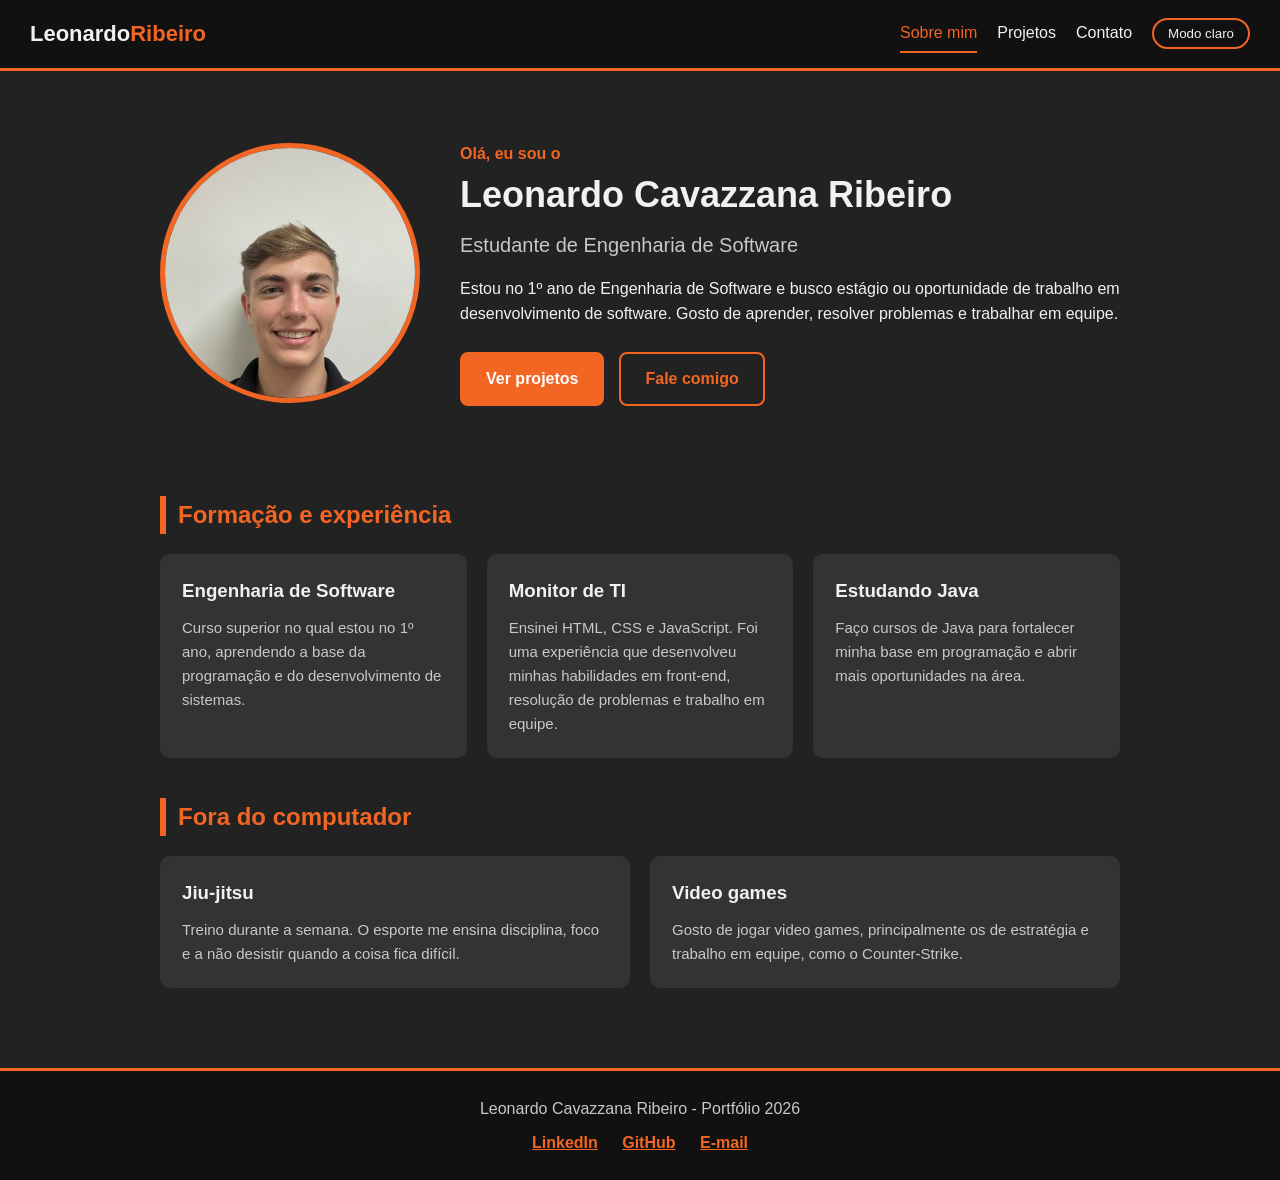
<file: index.html>
<!DOCTYPE html>
<html lang="pt-br">
<head>
    <meta charset="UTF-8">
    <meta name="viewport" content="width=device-width, initial-scale=1.0">
    <meta name="description" content="Portfólio de Leonardo Cavazzana Ribeiro, estudante de Engenharia de Software.">
    <title>Leonardo Ribeiro | Portfólio</title>
    <link rel="stylesheet" href="style.css">
    <script src="script.js" defer></script>
</head>

<body>

    <header class="cabecalho">
        <a class="logo" href="index.html">Leonardo<span>Ribeiro</span></a>
        <nav class="menu">
            <a class="ativo" href="index.html">Sobre mim</a>
            <a href="projetos.html">Projetos</a>
            <a href="contato.html">Contato</a>
            <button type="button" id="botao-tema" class="botao-tema">Modo claro</button>
        </nav>
    </header>

    <main>
        <section class="apresentacao">
            <figure class="foto-perfil">
                <img src="foto.jpeg" alt="Foto de Leonardo Cavazzana Ribeiro sorrindo">
            </figure>

            <div class="apresentacao-texto">
                <p class="subtitulo">Olá, eu sou o</p>
                <h1>Leonardo Cavazzana Ribeiro</h1>
                <p class="cargo">Estudante de Engenharia de Software</p>
                <p>
                    Estou no 1º ano de Engenharia de Software e busco estágio ou oportunidade
                    de trabalho em desenvolvimento de software. Gosto de aprender, resolver
                    problemas e trabalhar em equipe.
                </p>
                <div class="botoes">
                    <a class="botao" href="projetos.html">Ver projetos</a>
                    <a class="botao botao-secundario" href="contato.html">Fale comigo</a>
                </div>
            </div>
        </section>

        <section class="secao">
            <h2>Formação e experiência</h2>
            <div class="grade">
                <article class="card">
                    <h3>Engenharia de Software</h3>
                    <p>Curso superior no qual estou no 1º ano, aprendendo a base da programação e do desenvolvimento de sistemas.</p>
                </article>

                <article class="card">
                    <h3>Monitor de TI</h3>
                    <p>Ensinei HTML, CSS e JavaScript. Foi uma experiência que desenvolveu minhas habilidades em front-end, resolução de problemas e trabalho em equipe.</p>
                </article>

                <article class="card">
                    <h3>Estudando Java</h3>
                    <p>Faço cursos de Java para fortalecer minha base em programação e abrir mais oportunidades na área.</p>
                </article>
            </div>
        </section>

        <section class="secao">
            <h2>Fora do computador</h2>
            <div class="grade grade-dois">
                <article class="card">
                    <h3>Jiu-jitsu</h3>
                    <p>Treino durante a semana. O esporte me ensina disciplina, foco e a não desistir quando a coisa fica difícil.</p>
                </article>

                <article class="card">
                    <h3>Video games</h3>
                    <p>Gosto de jogar video games, principalmente os de estratégia e trabalho em equipe, como o Counter-Strike.</p>
                </article>
            </div>
        </section>
    </main>

    <footer class="rodape">
        <p>Leonardo Cavazzana Ribeiro - Portfólio 2026</p>
        <p class="links-rodape">
            <a href="https://www.linkedin.com/in/leonardocavazzana/" target="_blank" rel="noopener">LinkedIn</a>
            <a href="https://github.com/leonardoribeiro-prog" target="_blank" rel="noopener">GitHub</a>
            <a href="https://mail.google.com/mail/?view=cm&to=leonardo.ribeiro@edu.unifil.br" target="_blank" rel="noopener">E-mail</a>
        </p>
    </footer>

</body>
</html>
</file>
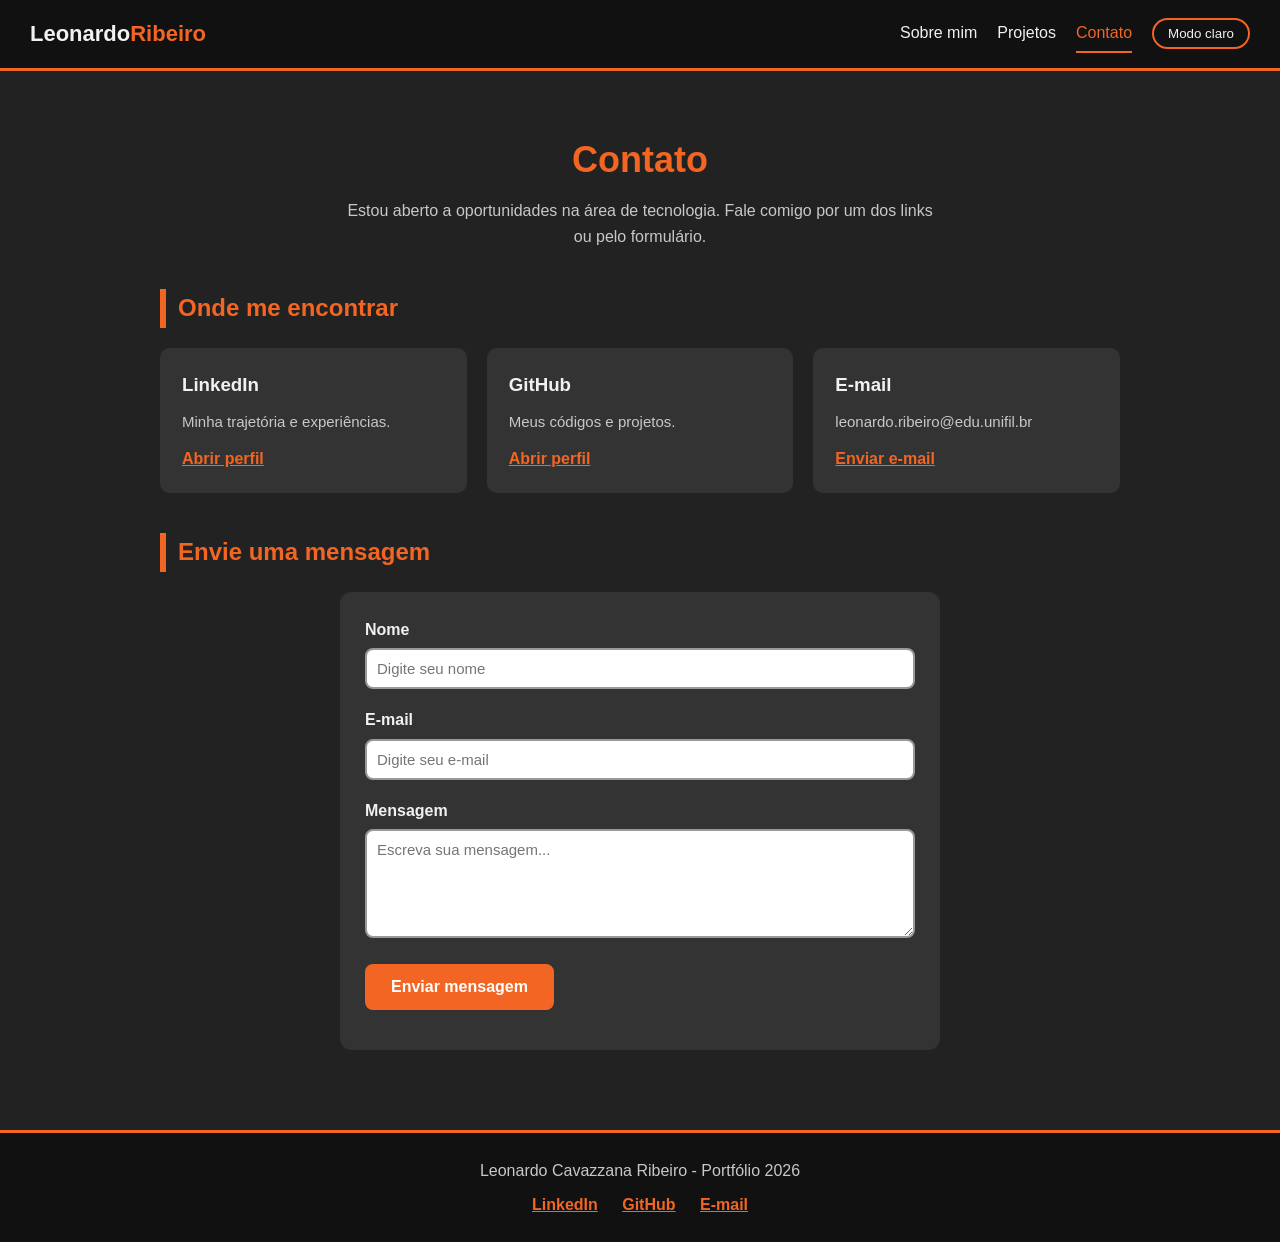
<file: contato.html>
<!DOCTYPE html>
<html lang="pt-br">
<head>
    <meta charset="UTF-8">
    <meta name="viewport" content="width=device-width, initial-scale=1.0">
    <meta name="description" content="Entre em contato com Leonardo Cavazzana Ribeiro.">
    <title>Contato | Leonardo Ribeiro</title>
    <link rel="stylesheet" href="style.css">
    <script src="script.js" defer></script>
</head>

<body>

    <header class="cabecalho">
        <a class="logo" href="index.html">Leonardo<span>Ribeiro</span></a>
        <nav class="menu">
            <a href="index.html">Sobre mim</a>
            <a href="projetos.html">Projetos</a>
            <a class="ativo" href="contato.html">Contato</a>
            <button type="button" id="botao-tema" class="botao-tema">Modo claro</button>
        </nav>
    </header>

    <main>
        <section class="secao titulo-pagina">
            <h1>Contato</h1>
            <p>Estou aberto a oportunidades na área de tecnologia. Fale comigo por um dos links ou pelo formulário.</p>
        </section>

        <section class="secao">
            <h2>Onde me encontrar</h2>
            <div class="grade">
                <article class="card card-link">
                    <h3>LinkedIn</h3>
                    <p>Minha trajetória e experiências.</p>
                    <a href="https://www.linkedin.com/in/leonardocavazzana/" target="_blank" rel="noopener">Abrir perfil</a>
                </article>

                <article class="card card-link">
                    <h3>GitHub</h3>
                    <p>Meus códigos e projetos.</p>
                    <a href="https://github.com/leonardoribeiro-prog" target="_blank" rel="noopener">Abrir perfil</a>
                </article>

                <article class="card card-link">
                    <h3>E-mail</h3>
                    <p>leonardo.ribeiro@edu.unifil.br</p>
                    <a href="https://mail.google.com/mail/?view=cm&to=leonardo.ribeiro@edu.unifil.br" target="_blank" rel="noopener">Enviar e-mail</a>
                </article>
            </div>
        </section>

        <section class="secao">
            <h2>Envie uma mensagem</h2>
            <form id="formulario-contato" class="formulario" action="#" method="post" novalidate>
                <div class="campo">
                    <label for="nome">Nome</label>
                    <input type="text" id="nome" name="nome" placeholder="Digite seu nome">
                </div>

                <div class="campo">
                    <label for="email">E-mail</label>
                    <input type="email" id="email" name="email" placeholder="Digite seu e-mail">
                </div>

                <div class="campo">
                    <label for="mensagem">Mensagem</label>
                    <textarea id="mensagem" name="mensagem" rows="5" placeholder="Escreva sua mensagem..."></textarea>
                </div>

                <button type="submit" class="botao">Enviar mensagem</button>
                <p id="resposta-formulario" class="resposta"></p>
            </form>
        </section>
    </main>

    <footer class="rodape">
        <p>Leonardo Cavazzana Ribeiro - Portfólio 2026</p>
        <p class="links-rodape">
            <a href="https://www.linkedin.com/in/leonardocavazzana/" target="_blank" rel="noopener">LinkedIn</a>
            <a href="https://github.com/leonardoribeiro-prog" target="_blank" rel="noopener">GitHub</a>
            <a href="https://mail.google.com/mail/?view=cm&to=leonardo.ribeiro@edu.unifil.br" target="_blank" rel="noopener">E-mail</a>
        </p>
    </footer>

</body>
</html>
</file>
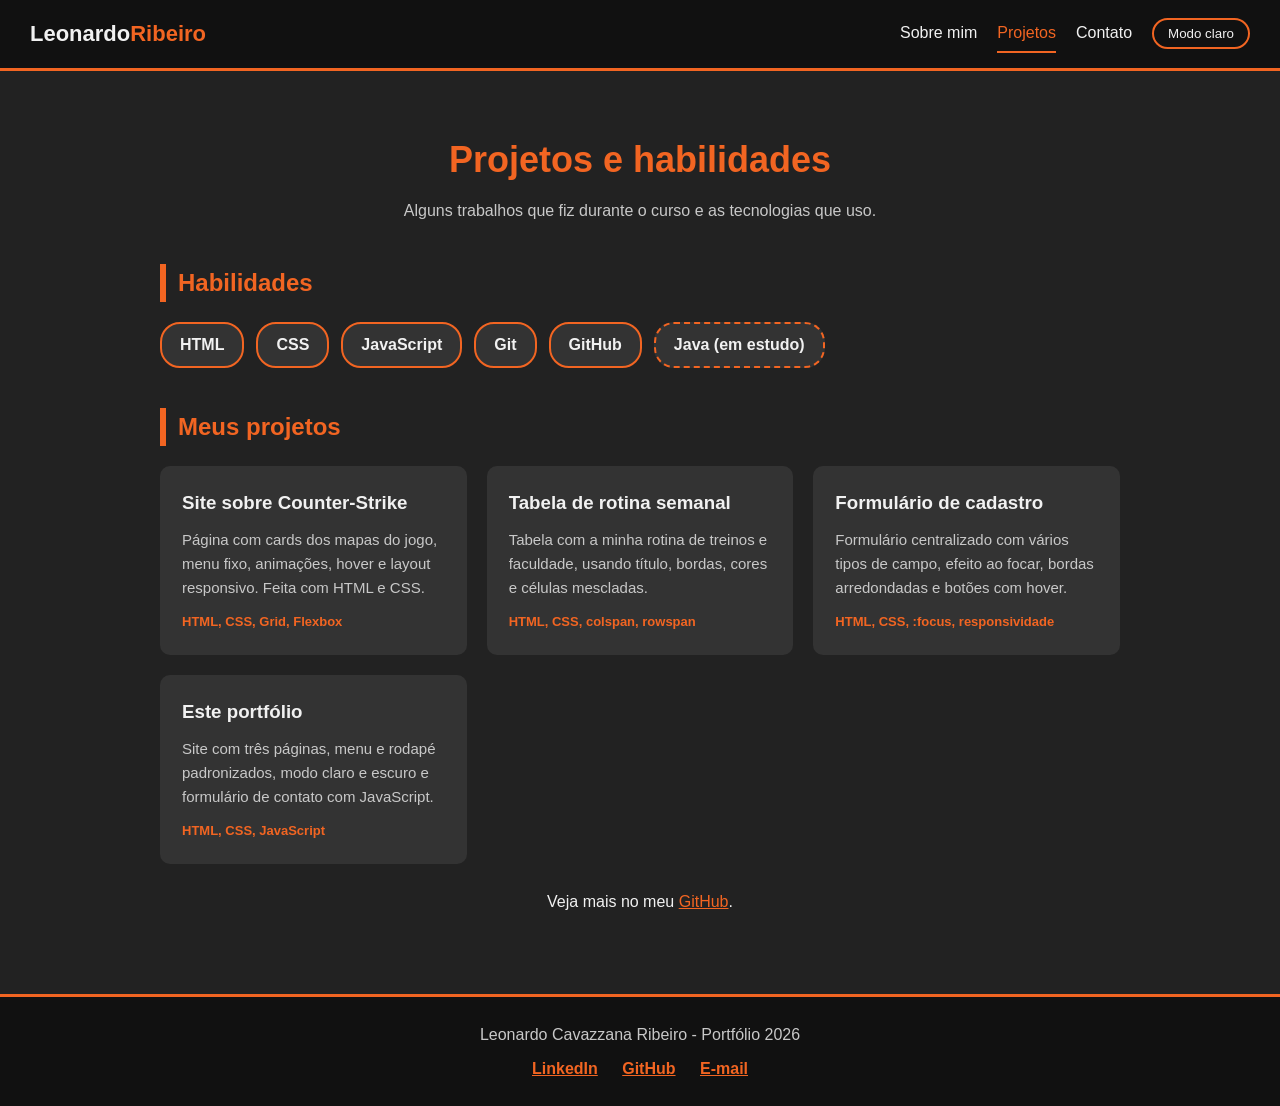
<file: projetos.html>
<!DOCTYPE html>
<html lang="pt-br">
<head>
    <meta charset="UTF-8">
    <meta name="viewport" content="width=device-width, initial-scale=1.0">
    <meta name="description" content="Projetos e habilidades de Leonardo Cavazzana Ribeiro.">
    <title>Projetos | Leonardo Ribeiro</title>
    <link rel="stylesheet" href="style.css">
    <script src="script.js" defer></script>
</head>

<body>

    <header class="cabecalho">
        <a class="logo" href="index.html">Leonardo<span>Ribeiro</span></a>
        <nav class="menu">
            <a href="index.html">Sobre mim</a>
            <a class="ativo" href="projetos.html">Projetos</a>
            <a href="contato.html">Contato</a>
            <button type="button" id="botao-tema" class="botao-tema">Modo claro</button>
        </nav>
    </header>

    <main>
        <section class="secao titulo-pagina">
            <h1>Projetos e habilidades</h1>
            <p>Alguns trabalhos que fiz durante o curso e as tecnologias que uso.</p>
        </section>

        <section class="secao">
            <h2>Habilidades</h2>
            <ul class="habilidades">
                <li>HTML</li>
                <li>CSS</li>
                <li>JavaScript</li>
                <li>Git</li>
                <li>GitHub</li>
                <li class="em-estudo">Java (em estudo)</li>
            </ul>
        </section>

        <section class="secao">
            <h2>Meus projetos</h2>
            <div class="grade">
                <article class="card">
                    <h3>Site sobre Counter-Strike</h3>
                    <p>Página com cards dos mapas do jogo, menu fixo, animações, hover e layout responsivo. Feita com HTML e CSS.</p>
                    <p class="tecnologias">HTML, CSS, Grid, Flexbox</p>
                </article>

                <article class="card">
                    <h3>Tabela de rotina semanal</h3>
                    <p>Tabela com a minha rotina de treinos e faculdade, usando título, bordas, cores e células mescladas.</p>
                    <p class="tecnologias">HTML, CSS, colspan, rowspan</p>
                </article>

                <article class="card">
                    <h3>Formulário de cadastro</h3>
                    <p>Formulário centralizado com vários tipos de campo, efeito ao focar, bordas arredondadas e botões com hover.</p>
                    <p class="tecnologias">HTML, CSS, :focus, responsividade</p>
                </article>

                <article class="card">
                    <h3>Este portfólio</h3>
                    <p>Site com três páginas, menu e rodapé padronizados, modo claro e escuro e formulário de contato com JavaScript.</p>
                    <p class="tecnologias">HTML, CSS, JavaScript</p>
                </article>
            </div>

            <p class="chamada">
                Veja mais no meu
                <a href="https://github.com/leonardoribeiro-prog" target="_blank" rel="noopener">GitHub</a>.
            </p>
        </section>
    </main>

    <footer class="rodape">
        <p>Leonardo Cavazzana Ribeiro - Portfólio 2026</p>
        <p class="links-rodape">
            <a href="https://www.linkedin.com/in/leonardocavazzana/" target="_blank" rel="noopener">LinkedIn</a>
            <a href="https://github.com/leonardoribeiro-prog" target="_blank" rel="noopener">GitHub</a>
            <a href="https://mail.google.com/mail/?view=cm&to=leonardo.ribeiro@edu.unifil.br" target="_blank" rel="noopener">E-mail</a>
        </p>
    </footer>

</body>
</html>
</file>
<file: style.css>
* {
    margin: 0;
    padding: 0;
    box-sizing: border-box;
}

:root {
    --cor-fundo: #222;
    --cor-card: #333;
    --cor-texto: #f1f1f1;
    --cor-texto-suave: #c8c8c8;
    --cor-destaque: #f26522;
    --cor-cabecalho: #111;
}

body.tema-claro {
    --cor-fundo: #f4f4f4;
    --cor-card: #ffffff;
    --cor-texto: #222;
    --cor-texto-suave: #555;
    --cor-cabecalho: #ffffff;
}

body {
    font-family: Arial, sans-serif;
    background-color: var(--cor-fundo);
    color: var(--cor-texto);
    line-height: 1.6;
}

a {
    color: var(--cor-destaque);
}

.cabecalho {
    position: sticky;
    top: 0;
    z-index: 10;
    display: flex;
    justify-content: space-between;
    align-items: center;
    padding: 15px 30px;
    background-color: var(--cor-cabecalho);
    border-bottom: 3px solid var(--cor-destaque);
}

.logo {
    font-size: 22px;
    font-weight: bold;
    text-decoration: none;
    color: var(--cor-texto);
}

.logo span {
    color: var(--cor-destaque);
}

.menu {
    display: flex;
    align-items: center;
    gap: 20px;
}

.menu a {
    color: var(--cor-texto);
    text-decoration: none;
    padding: 5px 0;
    border-bottom: 2px solid transparent;
    transition: 0.3s;
}

.menu a:hover,
.menu a.ativo {
    color: var(--cor-destaque);
    border-bottom-color: var(--cor-destaque);
}

.botao-tema {
    background-color: transparent;
    color: var(--cor-texto);
    border: 2px solid var(--cor-destaque);
    border-radius: 20px;
    padding: 6px 14px;
    cursor: pointer;
    transition: 0.3s;
}

.botao-tema:hover {
    background-color: var(--cor-destaque);
    color: white;
}

main {
    max-width: 1000px;
    margin: 0 auto;
    padding: 20px;
}

.apresentacao {
    display: flex;
    align-items: center;
    gap: 40px;
    padding: 50px 0;
    animation: entrar 1s;
}

.foto-perfil {
    flex-shrink: 0;
}

.foto-perfil img {
    display: block;
    width: 260px;
    height: 260px;
    object-fit: cover;
    object-position: top;
    border-radius: 50%;
    border: 5px solid var(--cor-destaque);
    animation: flutuar 3s ease-in-out infinite;
}

.subtitulo {
    color: var(--cor-destaque);
    font-weight: bold;
}

.apresentacao-texto h1 {
    font-size: 36px;
    margin-bottom: 5px;
}

.cargo {
    font-size: 20px;
    color: var(--cor-texto-suave);
    margin-bottom: 15px;
}

.botoes {
    display: flex;
    gap: 15px;
    margin-top: 25px;
}

.botao {
    display: inline-block;
    background-color: var(--cor-destaque);
    color: white;
    text-decoration: none;
    font-size: 16px;
    font-weight: bold;
    border: 2px solid var(--cor-destaque);
    border-radius: 8px;
    padding: 12px 24px;
    cursor: pointer;
    transition: 0.3s;
}

.botao:hover {
    background-color: #c94e12;
    border-color: #c94e12;
}

.botao-secundario {
    background-color: transparent;
    color: var(--cor-destaque);
}

.botao-secundario:hover {
    background-color: var(--cor-destaque);
    color: white;
}

.secao {
    margin-top: 40px;
    animation: entrar 1s;
}

.secao h2 {
    color: var(--cor-destaque);
    margin-bottom: 20px;
    padding-left: 12px;
    border-left: 6px solid var(--cor-destaque);
}

.titulo-pagina {
    text-align: center;
}

.titulo-pagina h1 {
    color: var(--cor-destaque);
    font-size: 36px;
}

.titulo-pagina p {
    color: var(--cor-texto-suave);
    max-width: 600px;
    margin: 10px auto 0 auto;
}

.grade {
    display: grid;
    grid-template-columns: repeat(3, 1fr);
    gap: 20px;
}

.grade-dois {
    grid-template-columns: repeat(2, 1fr);
}

.card {
    background-color: var(--cor-card);
    border-radius: 10px;
    padding: 20px;
    border: 2px solid transparent;
    transition: 0.3s;
}

.card:hover {
    transform: translateY(-6px);
    border-color: var(--cor-destaque);
}

.card h3 {
    margin-bottom: 10px;
}

.card p {
    color: var(--cor-texto-suave);
    font-size: 15px;
}

.card .tecnologias {
    margin-top: 12px;
    color: var(--cor-destaque);
    font-weight: bold;
    font-size: 13px;
}

.card-link a {
    display: inline-block;
    margin-top: 12px;
    font-weight: bold;
}

.habilidades {
    list-style: none;
    display: flex;
    flex-wrap: wrap;
    gap: 12px;
}

.habilidades li {
    background-color: var(--cor-card);
    border: 2px solid var(--cor-destaque);
    border-radius: 20px;
    padding: 8px 18px;
    font-weight: bold;
    transition: 0.3s;
}

.habilidades li:hover {
    background-color: var(--cor-destaque);
    color: white;
}

.habilidades .em-estudo {
    border-style: dashed;
}

.chamada {
    margin-top: 25px;
    text-align: center;
}

.formulario {
    max-width: 600px;
    margin: 0 auto;
    background-color: var(--cor-card);
    padding: 25px;
    border-radius: 12px;
}

.campo {
    margin-bottom: 18px;
}

.campo label {
    display: block;
    font-weight: bold;
    margin-bottom: 6px;
}

.campo input,
.campo textarea {
    width: 100%;
    padding: 10px;
    border: 2px solid #999;
    border-radius: 8px;
    font-size: 15px;
    font-family: Arial, sans-serif;
}

.campo input:focus,
.campo textarea:focus {
    outline: none;
    border-color: var(--cor-destaque);
    background-color: #fff4ee;
}

.resposta {
    margin-top: 15px;
    font-weight: bold;
}

.resposta.erro {
    color: #ff6b6b;
}

.resposta.sucesso {
    color: #4cd16f;
}

.rodape {
    margin-top: 60px;
    padding: 25px 20px;
    text-align: center;
    background-color: var(--cor-cabecalho);
    border-top: 3px solid var(--cor-destaque);
    color: var(--cor-texto-suave);
}

.links-rodape {
    margin-top: 8px;
}

.links-rodape a {
    margin: 0 10px;
    font-weight: bold;
}

@keyframes entrar {
    from {
        opacity: 0;
        transform: translateY(30px);
    }
    to {
        opacity: 1;
        transform: translateY(0);
    }
}

@keyframes flutuar {
    0% {
        transform: translateY(0);
    }
    50% {
        transform: translateY(-10px);
    }
    100% {
        transform: translateY(0);
    }
}

@media (max-width: 900px) {
    .grade {
        grid-template-columns: repeat(2, 1fr);
    }

    .apresentacao {
        gap: 25px;
    }

    .foto-perfil img {
        width: 210px;
        height: 210px;
    }
}

@media (max-width: 600px) {
    .cabecalho {
        flex-direction: column;
        gap: 10px;
        padding: 12px 15px;
    }

    .menu {
        flex-wrap: wrap;
        justify-content: center;
        gap: 12px;
    }

    .apresentacao {
        flex-direction: column;
        text-align: center;
        padding: 30px 0;
    }

    .apresentacao-texto h1 {
        font-size: 28px;
    }

    .botoes {
        justify-content: center;
        flex-wrap: wrap;
    }

    .grade,
    .grade-dois {
        grid-template-columns: 1fr;
    }

    .titulo-pagina h1 {
        font-size: 28px;
    }
}
</file>
